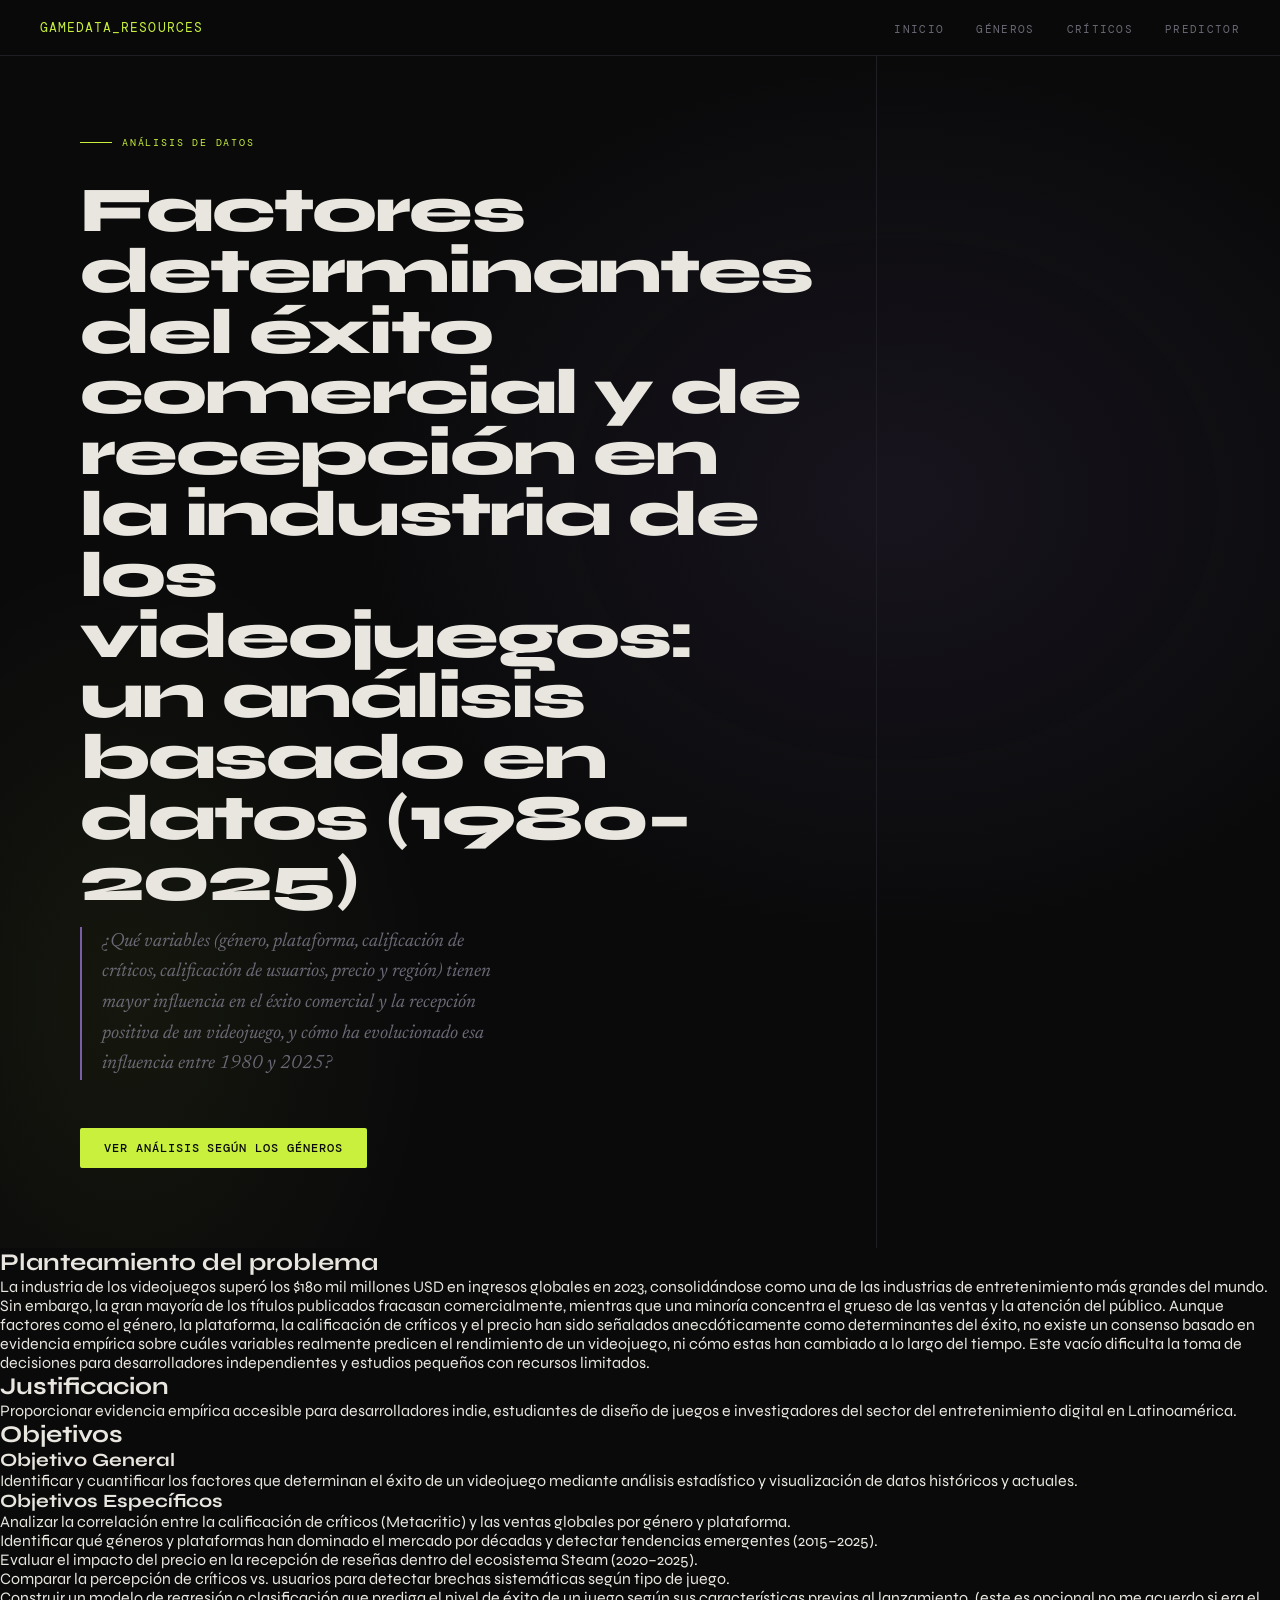
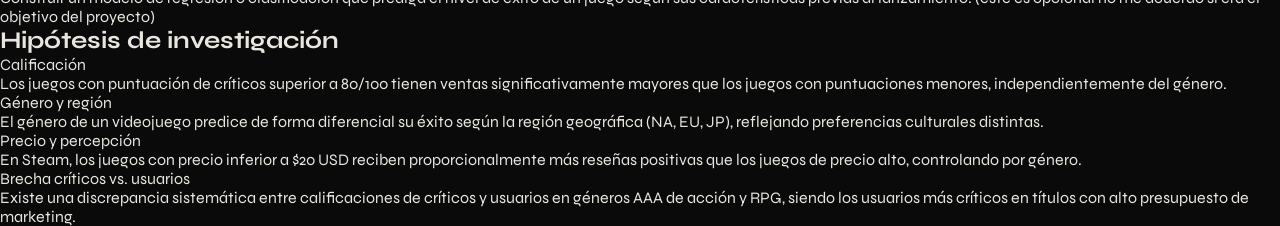
<file: templates/index.html>
<!DOCTYPE html>
<html lang="en">
<head>
    <meta charset="UTF-8">
    <meta name="viewport" content="width=device-width, initial-scale=1.0">
    <title>¿Que hace que un videojuego sea exitoso?</title>
    <link rel="preconnect" href="https://fonts.googleapis.com">
    <link href="https://fonts.googleapis.com/css2?family=Syne:wght@400;700;800&family=DM+Mono:ital,wght@0,400;0,500;1,400&family=Newsreader:ital,wght@0,400;1,300;1,400&display=swap" rel="stylesheet">
    <style>
  *, *::before, *::after { box-sizing: border-box; margin: 0; padding: 0; }
 
  :root {
    --bg:      #0a0a0b;
    --surface: #111114;
    --border:  #1e1e24;
    --border2: #2a2a34;
    --text:    #e8e6df;
    --muted:   #6b6975;
    --accent:  #c8f03c;
    --accent2: #7b5ea7;
    --warm:    #f0a04b;
    --danger:  #e8523a;
    --sans:    'Syne', sans-serif;
    --mono:    'DM Mono', monospace;
    --serif:   'Newsreader', serif;
  }
 
  html { scroll-behavior: smooth; }
 
  body {
    background: var(--bg);
    color: var(--text);
    font-family: var(--sans);
    overflow-x: hidden;
    cursor: crosshair;
  }
 
  ::selection { background: var(--accent); color: #0a0a0b; }
 
  /* ── NAV ── */
  nav {
    position: fixed; top: 0; left: 0; right: 0; z-index: 100;
    display: flex; align-items: center; justify-content: space-between;
    padding: 0 2.5rem;
    height: 56px;
    border-bottom: 0.5px solid var(--border);
    background: rgba(10,10,11,0.85);
    backdrop-filter: blur(12px);
  }
 
  .nav-logo {
    font-family: var(--mono);
    font-size: 13px;
    letter-spacing: 0.08em;
    color: var(--accent);
  }
 
  .nav-links {
    display: flex; gap: 2rem; list-style: none;
  }
 
  .nav-links a {
    font-family: var(--mono);
    font-size: 11px;
    letter-spacing: 0.12em;
    text-transform: uppercase;
    color: var(--muted);
    text-decoration: none;
    transition: color 0.2s;
  }
 
  .nav-links a:hover { color: var(--text); }
 
  .nav-tag {
    font-family: var(--mono);
    font-size: 10px;
    color: var(--muted);
    border: 0.5px solid var(--border2);
    padding: 4px 10px;
    border-radius: 2px;
    letter-spacing: 0.06em;
  }
  .hero {
    min-height: 100vh;
    display: grid;
    grid-template-columns: 1fr 1fr;
    padding-top: 56px;
    position: relative;
    overflow: hidden;
  }
 
  .hero::before {
    content: '';
    position: absolute;
    inset: 0;
    background:
      radial-gradient(ellipse 60% 50% at 70% 40%, rgba(123,94,167,0.12) 0%, transparent 70%),
      radial-gradient(ellipse 40% 60% at 10% 80%, rgba(200,240,60,0.06) 0%, transparent 60%);
    pointer-events: none;
  }
 
  .hero-left {
    display: flex;
    flex-direction: column;
    justify-content: center;
    padding: 5rem 4rem 5rem 5rem;
    border-right: 0.5px solid var(--border);
    position: relative;
  }
 
  .hero-eyebrow {
    display: flex; align-items: center; gap: 10px;
    margin-bottom: 2rem;
  }
 
  .hero-eyebrow-line {
    width: 32px; height: 0.5px;
    background: var(--accent);
  }
 
  .hero-eyebrow-text {
    font-family: var(--mono);
    font-size: 10px;
    letter-spacing: 0.18em;
    text-transform: uppercase;
    color: var(--accent);
  }
 
  .hero-title {
    font-size: clamp(3rem, 5vw, 5.5rem);
    font-weight: 800;
    line-height: 0.95;
    letter-spacing: -0.03em;
    margin-bottom: 1rem;
  }
 
  .hero-title em {
    font-family: var(--serif);
    font-style: italic;
    font-weight: 300;
    color: var(--muted);
    font-size: 0.85em;
    display: block;
  }
 
  .hero-question {
    font-family: var(--serif);
    font-style: italic;
    font-size: 1.2rem;
    color: var(--muted);
    line-height: 1.6;
    max-width: 420px;
    margin-bottom: 3rem;
    border-left: 2px solid var(--accent2);
    padding-left: 1.25rem;
  }
 
  .hero-cta {
    display: flex; gap: 12px; align-items: center;
    flex-wrap: wrap;
  }
 
  .btn-primary {
    display: inline-flex; align-items: center; gap: 8px;
    background: var(--accent);
    color: #0a0a0b;
    font-family: var(--mono);
    font-size: 12px;
    font-weight: 500;
    letter-spacing: 0.08em;
    text-transform: uppercase;
    padding: 12px 24px;
    border: none;
    border-radius: 2px;
    cursor: crosshair;
    text-decoration: none;
    transition: all 0.2s;
  }
 
  .btn-primary:hover {
    background: #d9ff50;
    transform: translateY(-1px);
  }
 
  .btn-secondary {
    display: inline-flex; align-items: center; gap: 8px;
    color: var(--muted);
    font-family: var(--mono);
    font-size: 12px;
    letter-spacing: 0.08em;
    text-transform: uppercase;
    padding: 12px 20px;
    border: 0.5px solid var(--border2);
    border-radius: 2px;
    cursor: crosshair;
    text-decoration: none;
    transition: all 0.2s;
  }
 
  .btn-secondary:hover { color: var(--text); border-color: var(--muted); }

  /* ── CONTENT STYLES ── */
  .content {
    padding: 4rem 5rem;
    max-width: 800px;
    margin: 0 auto;
  }

  .content h2 {
    font-family: var(--serif);
    font-size: 2.5rem;
    font-weight: 400;
    line-height: 1.2;
    margin-bottom: 2rem;
    color: var(--text);
  }

  .content h3 {
    font-family: var(--sans);
    font-size: 1.5rem;
    font-weight: 700;
    margin-top: 3rem;
    margin-bottom: 1rem;
    color: var(--accent);
  }

  .content p {
    font-family: var(--serif);
    font-size: 1.1rem;
    line-height: 1.6;
    margin-bottom: 1.5rem;
    color: var(--text);
    text-align: justify;
  }

  .content ul {
    margin-bottom: 1.5rem;
    padding-left: 1.5rem;
  }

  .content li {
    font-family: var(--serif);
    font-size: 1.1rem;
    line-height: 1.6;
    margin-bottom: 0.5rem;
    color: var(--text);
  }

  .content button {
    display: inline-block;
    background: var(--accent);
    color: var(--bg);
    font-family: var(--mono);
    font-size: 12px;
    font-weight: 500;
    letter-spacing: 0.08em;
    text-transform: uppercase;
    padding: 12px 24px;
    border: none;
    border-radius: 2px;
    cursor: crosshair;
    transition: background 0.2s;
    margin-top: 1rem;
  }

  .content button:hover {
    background: #d9ff50;
  }

  .content p[center] {
    text-align: center;
  }
    </style>
</head>
<body>

    <nav>
        <div class="nav-logo">GAMEDATA_RESOURCES</div>
        <ul class="nav-links">
            <li><a href="/">Inicio</a></li>
            <li><a href="/Generos/">Géneros</a></li>
            <li><a href="/criticos">Críticos</a></li>
            <li><a href="/predictor">Predictor</a></li>
        </ul>
    </nav>
    <section class="hero">
        <div class="hero-left">
            <div class="hero-eyebrow">
                <div class="hero-eyebrow-line"></div>
                <div class="hero-eyebrow-text">Análisis de Datos</div>
            </div>
            <h1 class="hero-title">
                Factores determinantes del éxito comercial y de recepción en la industria de los videojuegos: 
                un análisis basado en datos (1980–2025)
            </h1>
            <p class="hero-question">
                ¿Qué variables (género, plataforma, calificación de críticos, calificación de usuarios, precio y región) 
                tienen mayor influencia en el éxito comercial y la recepción positiva de un videojuego, 
                y cómo ha evolucionado esa influencia entre 1980 y 2025?
            </p>
            <div class="hero-cta">
                <a href="/Generos/" class="btn-primary">Ver análisis según los géneros</a>
            </div>
        </div>
    </section>

    <h2>Planteamiento del problema</h2>
    <p>
        La industria de los videojuegos superó los $180 mil millones USD en ingresos globales en 2023, 
        consolidándose como una de las industrias de entretenimiento más grandes del mundo. Sin embargo, 
        la gran mayoría de los títulos publicados fracasan comercialmente, mientras que una minoría concentra 
        el grueso de las ventas y la atención del público.
        Aunque factores como el género, la plataforma, la calificación de críticos y 
        el precio han sido señalados anecdóticamente como determinantes del éxito, 
        no existe un consenso basado en evidencia empírica sobre cuáles variables realmente predicen 
        el rendimiento de un videojuego, ni cómo estas han cambiado a lo largo del tiempo. 
        Este vacío dificulta la toma de decisiones para desarrolladores independientes y estudios pequeños con recursos limitados.
    </p>
    <h2>Justificacion</h2>
    <p>
        Proporcionar evidencia empírica accesible para desarrolladores indie, 
        estudiantes de diseño de juegos e investigadores del sector del entretenimiento digital en Latinoamérica.
    </p>
    <h2>Objetivos</h2>
    <p>
        <h3>Objetivo General</h3>
        Identificar y cuantificar los factores que determinan el éxito de un videojuego mediante análisis estadístico y visualización de datos históricos y actuales.
        <h3>Objetivos Específicos</h3>
        <ul>
            <li>Analizar la correlación entre la calificación de críticos (Metacritic) y las ventas globales por género y plataforma.</li>
            <li>Identificar qué géneros y plataformas han dominado el mercado por décadas y detectar tendencias emergentes (2015–2025).</li>
            <li>Evaluar el impacto del precio en la recepción de reseñas dentro del ecosistema Steam (2020–2025).</li>
            <li>Comparar la percepción de críticos vs. usuarios para detectar brechas sistemáticas según tipo de juego.</li>
            <li>Construir un modelo de regresión o clasificación que prediga el nivel de éxito de un juego según sus características previas al lanzamiento. (este es opcional no me acuerdo si era el objetivo del proyecto)</li>
        </ul>
    </p>
    <h2>Hipótesis de investigación</h2>
    <p>
        <ul>
            <li>Calificación</li>
            Los juegos con puntuación de críticos superior a 80/100 tienen ventas significativamente mayores que los juegos con puntuaciones menores, independientemente del género.
            <li>Género y región</li>
            El género de un videojuego predice de forma diferencial su éxito según la región geográfica (NA, EU, JP), reflejando preferencias culturales distintas.
            <li>Precio y percepción</li>
            En Steam, los juegos con precio inferior a $20 USD reciben proporcionalmente más reseñas positivas que los juegos de precio alto, controlando por género.
            <li>Brecha críticos vs. usuarios</li>
            Existe una discrepancia sistemática entre calificaciones de críticos y usuarios en géneros AAA de acción y RPG, siendo los usuarios más críticos en títulos con alto presupuesto de marketing.
        </ul>
    </p>
    </div>
</body>
</html>
</file>
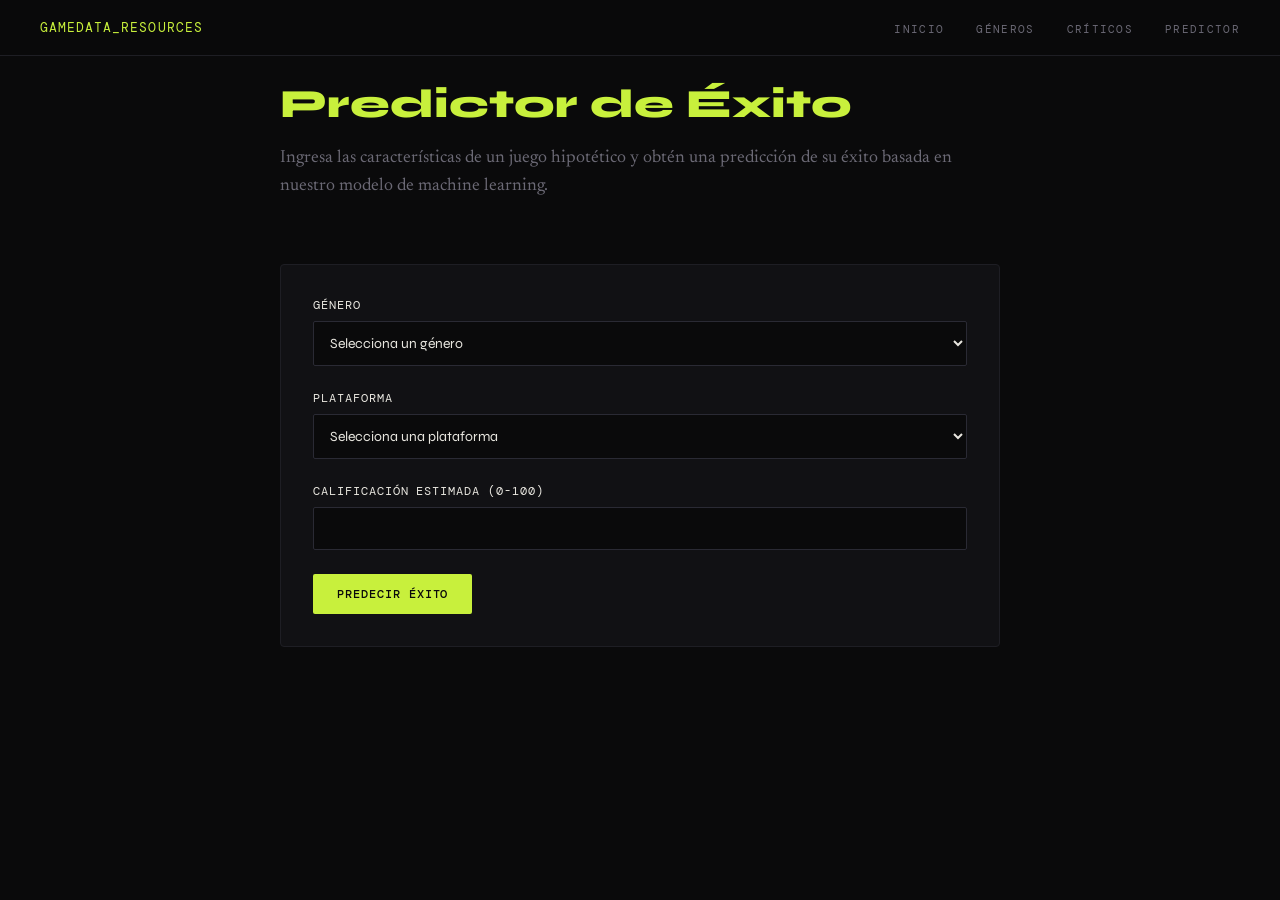
<file: templates/predictor.html>
<!DOCTYPE html>
<html lang="en">
<head>
    <meta charset="UTF-8">
    <meta name="viewport" content="width=device-width, initial-scale=1.0">
    <title>Predictor</title>
    <link rel="preconnect" href="https://fonts.googleapis.com">
    <link href="https://fonts.googleapis.com/css2?family=Syne:wght@400;700;800&family=DM+Mono:ital,wght@0,400;0,500;1,400&family=Newsreader:ital,wght@0,400;1,300;1,400&display=swap" rel="stylesheet">
    <style>
  *, *::before, *::after { box-sizing: border-box; margin: 0; padding: 0; }
 
  :root {
    --bg:      #0a0a0b;
    --surface: #111114;
    --border:  #1e1e24;
    --border2: #2a2a34;
    --text:    #e8e6df;
    --muted:   #6b6975;
    --accent:  #c8f03c;
    --accent2: #7b5ea7;
    --warm:    #f0a04b;
    --danger:  #e8523a;
    --sans:    'Syne', sans-serif;
    --mono:    'DM Mono', monospace;
    --serif:   'Newsreader', serif;
  }
 
  html { scroll-behavior: smooth; }
 
  body {
    background: var(--bg);
    color: var(--text);
    font-family: var(--sans);
    overflow-x: hidden;
    cursor: crosshair;
  }
 
  ::selection { background: var(--accent); color: #0a0a0b; }
 
  /* ── NAV ── */
  nav {
    position: fixed; top: 0; left: 0; right: 0; z-index: 100;
    display: flex; align-items: center; justify-content: space-between;
    padding: 0 2.5rem;
    height: 56px;
    border-bottom: 0.5px solid var(--border);
    background: rgba(10,10,11,0.85);
    backdrop-filter: blur(12px);
  }

  .nav-logo {
    font-family: var(--mono);
    font-size: 13px;
    letter-spacing: 0.08em;
    color: var(--accent);
  }
 
  .nav-links {
    display: flex; gap: 2rem; list-style: none;
  }
 
  .nav-links a {
    font-family: var(--mono);
    font-size: 11px;
    letter-spacing: 0.12em;
    text-transform: uppercase;
    color: var(--muted);
    text-decoration: none;
    transition: color 0.2s;
  }
 
  .nav-links a:hover { color: var(--text); }

  .content {
    padding: 5rem 2.5rem 2rem;
    max-width: 800px;
    margin: 0 auto;
  }

  .section {
    margin-bottom: 4rem;
  }

  .section-title {
    font-size: 2.5rem;
    font-weight: 800;
    margin-bottom: 1rem;
    color: var(--accent);
  }

  .section-text {
    font-family: var(--serif);
    font-size: 1.1rem;
    line-height: 1.6;
    color: var(--muted);
    margin-bottom: 2rem;
  }

  .form-container {
    background: var(--surface);
    border: 0.5px solid var(--border);
    border-radius: 4px;
    padding: 2rem;
    margin-bottom: 2rem;
  }

  .form-group {
    margin-bottom: 1.5rem;
  }

  .form-label {
    display: block;
    font-family: var(--mono);
    font-size: 12px;
    letter-spacing: 0.08em;
    text-transform: uppercase;
    color: var(--text);
    margin-bottom: 0.5rem;
  }

  .form-input, .form-select {
    width: 100%;
    padding: 12px;
    background: var(--bg);
    border: 0.5px solid var(--border2);
    border-radius: 2px;
    color: var(--text);
    font-family: var(--sans);
    font-size: 14px;
  }

  .form-input:focus, .form-select:focus {
    outline: none;
    border-color: var(--accent);
  }

  .btn-primary {
    display: inline-flex; align-items: center; gap: 8px;
    background: var(--accent);
    color: #0a0a0b;
    font-family: var(--mono);
    font-size: 12px;
    font-weight: 500;
    letter-spacing: 0.08em;
    text-transform: uppercase;
    padding: 12px 24px;
    border: none;
    border-radius: 2px;
    cursor: crosshair;
    text-decoration: none;
    transition: all 0.2s;
  }

  .btn-primary:hover {
    background: #d9ff50;
    transform: translateY(-1px);
  }

  .prediction-result {
    background: var(--surface);
    border: 0.5px solid var(--border);
    border-radius: 4px;
    padding: 2rem;
    margin-top: 2rem;
  }

  .prediction-text {
    font-family: var(--serif);
    font-size: 1.2rem;
    color: var(--accent);
  }
    </style>
</head>
<body>
    <nav>
        <div class="nav-logo">GAMEDATA_RESOURCES</div>
        <ul class="nav-links">
            <li><a href="/">Inicio</a></li>
            <li><a href="/Generos/">Géneros</a></li>
            <li><a href="/criticos">Críticos</a></li>
            <li><a href="/predictor">Predictor</a></li>
        </ul>
    </nav>

    <div class="content">
        <section class="section">
            <h1 class="section-title">Predictor de Éxito</h1>
            <p class="section-text">
                Ingresa las características de un juego hipotético y obtén una predicción de su éxito basada en nuestro modelo de machine learning.
            </p>
        </section>

        <section class="section">
            <div class="form-container">
                <form id="prediction-form">
                    <div class="form-group">
                        <label for="genre" class="form-label">Género</label>
                        <select id="genre" name="genre" class="form-select" required>
                            <option value="">Selecciona un género</option>
                            <option value="Sports">Deportes</option>
                            <option value="Platform">Plataforma</option>
                            <option value="Racing">Carreras</option>
                            <option value="Role-Playing">RPG</option>
                            <option value="Puzzle">Puzzle</option>
                            <option value="Misc">Misc</option>
                            <option value="Shooter">Shooter</option>
                            <option value="Action">Acción</option>
                            <option value="Adventure">Aventura</option>
                            <option value="Simulation">Simulación</option>
                            <option value="Fighting">Lucha</option>
                        </select>
                    </div>

                    <div class="form-group">
                        <label for="platform" class="form-label">Plataforma</label>
                        <select id="platform" name="platform" class="form-select" required>
                            <option value="">Selecciona una plataforma</option>
                            <option value="Wii">Wii</option>
                            <option value="NES">NES</option>
                            <option value="DS">DS</option>
                            <option value="GB">Game Boy</option>
                            <option value="SNES">SNES</option>
                            <option value="N64">Nintendo 64</option>
                            <option value="GBA">Game Boy Advance</option>
                            <option value="PS3">PlayStation 3</option>
                            <option value="PS2">PlayStation 2</option>
                            <option value="PS">PlayStation</option>
                            <option value="X360">Xbox 360</option>
                            <option value="Xbox">Xbox</option>
                            <option value="PC">PC</option>
                            <option value="Genesis">Genesis</option>
                        </select>
                    </div>

                    <div class="form-group">
                        <label for="rating" class="form-label">Calificación Estimada (0-100)</label>
                        <input type="number" id="rating" name="rating" class="form-input" min="0" max="100" required>
                    </div>

                    <button type="submit" class="btn-primary">Predecir Éxito</button>
                </form>
            </div>
        </section>

        <div id="result-container"></div>
    </div>

    <script>
        document.getElementById('prediction-form').addEventListener('submit', async function(e) {
            e.preventDefault();
            
            const genre = document.getElementById('genre').value;
            const platform = document.getElementById('platform').value;
            const rating = document.getElementById('rating').value;
            const resultContainer = document.getElementById('result-container');
            
            console.log('[DEBUG] Form submitted:', { genre, platform, rating });
            
            // Validación
            if (!genre || !platform || !rating) {
                resultContainer.innerHTML = '<section class="section"><div class="prediction-result"><p class="prediction-text" style="color: #e8523a;">⚠ Por favor completa todos los campos.</p></div></section>';
                return;
            }
            
            // Mostrar loading
            resultContainer.innerHTML = '<section class="section"><div class="prediction-result"><p class="prediction-text">⏳ Procesando predicción...</p></div></section>';
            
            try {
                const formData = new FormData();
                formData.append('genre', genre);
                formData.append('platform', platform);
                formData.append('rating', rating);
                
                console.log('[DEBUG] Sending request to /api/predict');
                const response = await fetch('/api/predict', {
                    method: 'POST',
                    body: formData
                });
                
                console.log('[DEBUG] Response status:', response.status);
                console.log('[DEBUG] Response headers:', response.headers.get('content-type'));
                
                // Verificar si la respuesta es JSON
                const contentType = response.headers.get('content-type');
                if (!contentType || !contentType.includes('application/json')) {
                    const text = await response.text();
                    console.error('[ERROR] Response is not JSON:', text);
                    resultContainer.innerHTML = `<section class="section"><div class="prediction-result"><p class="prediction-text" style="color: #e8523a;">❌ Error: El servidor no respondió con JSON válido. Respuesta: ${text}</p></div></section>`;
                    return;
                }
                
                const data = await response.json();
                console.log('[DEBUG] Response data:', data);
                
                if (data.success) {
                    resultContainer.innerHTML = `<section class="section"><div class="prediction-result"><h2 class="section-title">✓ Resultado de la Predicción</h2><p class="prediction-text">Predicción de ventas globales: <strong>${data.sales} millones</strong><br>Nivel de éxito: <strong>${data.level}</strong></p></div></section>`;
                } else {
                    resultContainer.innerHTML = `<section class="section"><div class="prediction-result"><p class="prediction-text" style="color: #e8523a;">❌ Error: ${data.error}</p></div></section>`;
                }
            } catch (error) {
                console.error('[ERROR] Exception:', error);
                resultContainer.innerHTML = `<section class="section"><div class="prediction-result"><p class="prediction-text" style="color: #e8523a;">❌ Error de conexión: ${error.message}</p></div></section>`;
            }
        });
    </script>
</body>
</html>
</file>
